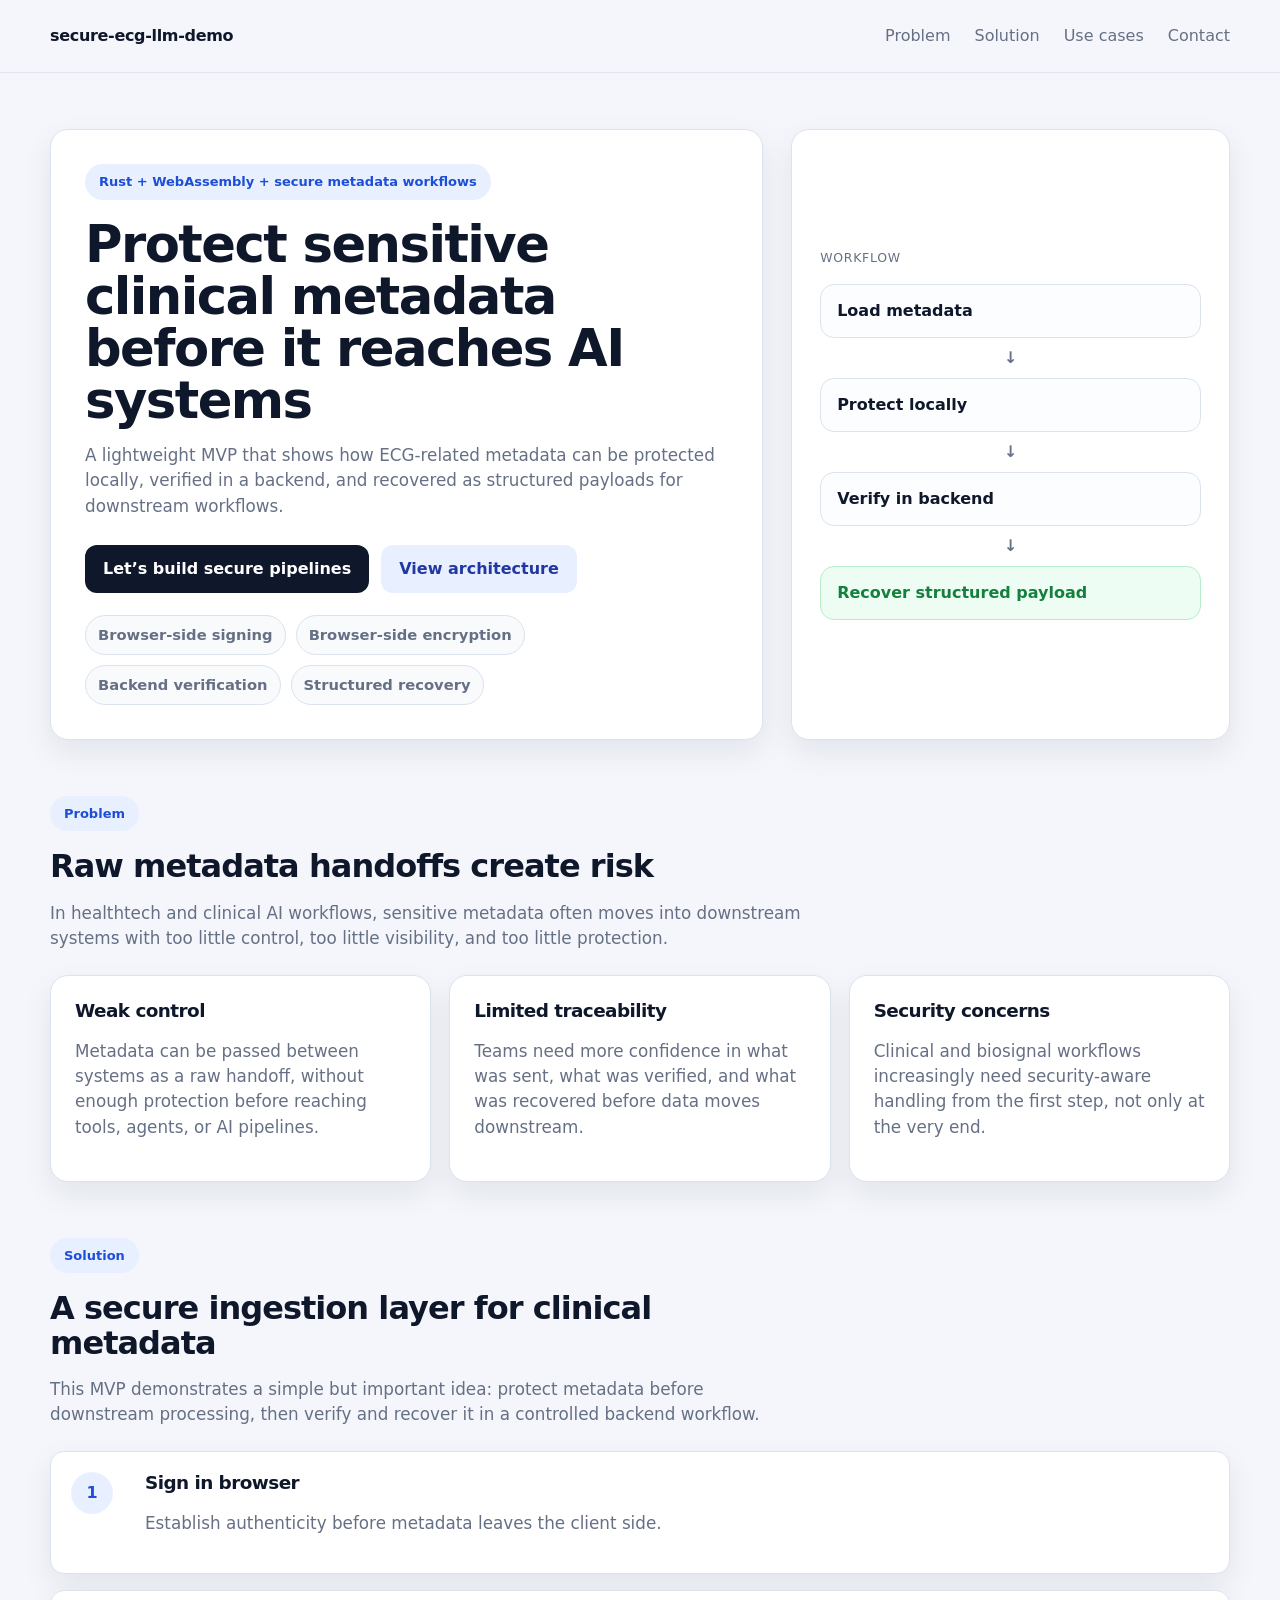
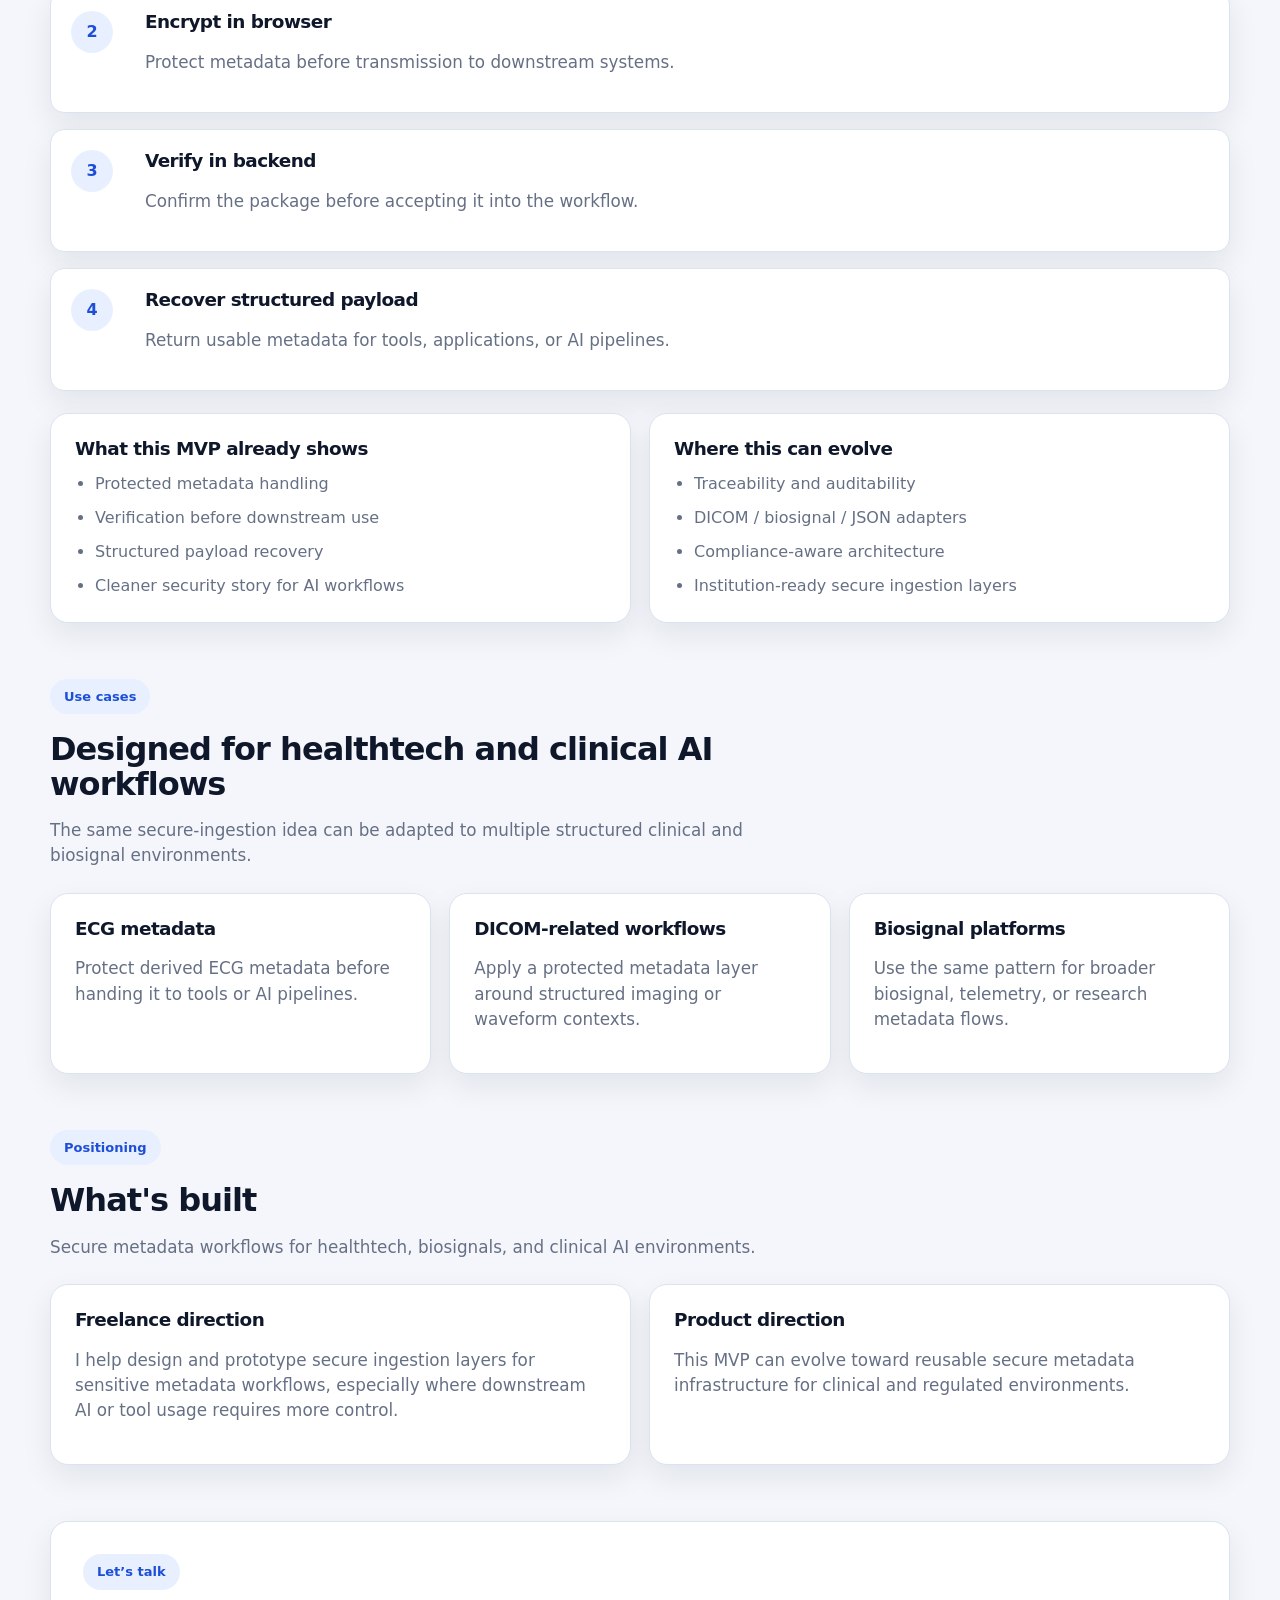
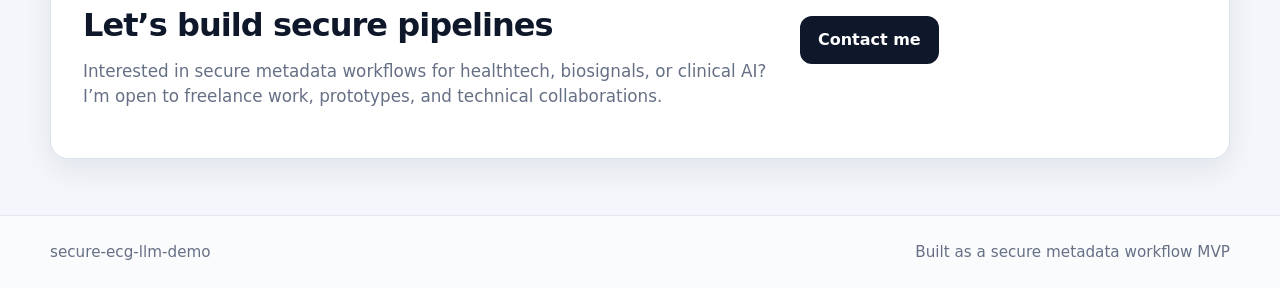
<file: landing/index.html>
<!DOCTYPE html>
<html lang="en">
<head>
  <meta charset="UTF-8" />
  <meta name="viewport" content="width=device-width, initial-scale=1.0" />
  <title>Secure ECG Metadata | Landing</title>
  <meta
    name="description"
    content="Secure clinical metadata before AI ingestion. A lightweight healthtech MVP for protected metadata workflows."
  />
  <link rel="stylesheet" href="./styles.css" />
</head>
<body>
  <header class="site-header">
    <div class="container nav">
      <div class="brand">secure-ecg-llm-demo</div>
      <nav class="nav-links">
        <a href="#problem">Problem</a>
        <a href="#solution">Solution</a>
        <a href="#use-cases">Use cases</a>
        <a href="#contact">Contact</a>
      </nav>
    </div>
  </header>

  <main>
    <section class="hero">
      <div class="container hero-grid">
        <div class="hero-copy">
          <div class="eyebrow">Rust + WebAssembly + secure metadata workflows</div>
          <h1>Protect sensitive clinical metadata before it reaches AI systems</h1>
          <p class="hero-text">
            A lightweight MVP that shows how ECG-related metadata can be protected locally,
            verified in a backend, and recovered as structured payloads for downstream workflows.
          </p>

          <div class="hero-cta">
            <a class="btn btn-primary" href="#contact">Let’s build secure pipelines</a>
            <a class="btn btn-secondary" href="#solution">View architecture</a>
          </div>

          <div class="hero-badges">
            <span>Browser-side signing</span>
            <span>Browser-side encryption</span>
            <span>Backend verification</span>
            <span>Structured recovery</span>
          </div>
        </div>

        <div class="hero-card">
          <div class="mini-label">Workflow</div>
          <div class="flow-step">Load metadata</div>
          <div class="flow-arrow">↓</div>
          <div class="flow-step">Protect locally</div>
          <div class="flow-arrow">↓</div>
          <div class="flow-step">Verify in backend</div>
          <div class="flow-arrow">↓</div>
          <div class="flow-step success">Recover structured payload</div>
        </div>
      </div>
    </section>

    <section class="section" id="problem">
      <div class="container">
        <div class="section-heading">
          <div class="eyebrow">Problem</div>
          <h2>Raw metadata handoffs create risk</h2>
          <p>
            In healthtech and clinical AI workflows, sensitive metadata often moves into downstream
            systems with too little control, too little visibility, and too little protection.
          </p>
        </div>

        <div class="cards three">
          <article class="card">
            <h3>Weak control</h3>
            <p>
              Metadata can be passed between systems as a raw handoff, without enough protection
              before reaching tools, agents, or AI pipelines.
            </p>
          </article>

          <article class="card">
            <h3>Limited traceability</h3>
            <p>
              Teams need more confidence in what was sent, what was verified, and what was recovered
              before data moves downstream.
            </p>
          </article>

          <article class="card">
            <h3>Security concerns</h3>
            <p>
              Clinical and biosignal workflows increasingly need security-aware handling from the
              first step, not only at the very end.
            </p>
          </article>
        </div>
      </div>
    </section>

    <section class="section alt" id="solution">
      <div class="container">
        <div class="section-heading">
          <div class="eyebrow">Solution</div>
          <h2>A secure ingestion layer for clinical metadata</h2>
          <p>
            This MVP demonstrates a simple but important idea: protect metadata before downstream
            processing, then verify and recover it in a controlled backend workflow.
          </p>
        </div>

        <div class="timeline">
          <div class="timeline-item">
            <div class="timeline-number">1</div>
            <div>
              <h3>Sign in browser</h3>
              <p>Establish authenticity before metadata leaves the client side.</p>
            </div>
          </div>

          <div class="timeline-item">
            <div class="timeline-number">2</div>
            <div>
              <h3>Encrypt in browser</h3>
              <p>Protect metadata before transmission to downstream systems.</p>
            </div>
          </div>

          <div class="timeline-item">
            <div class="timeline-number">3</div>
            <div>
              <h3>Verify in backend</h3>
              <p>Confirm the package before accepting it into the workflow.</p>
            </div>
          </div>

          <div class="timeline-item">
            <div class="timeline-number">4</div>
            <div>
              <h3>Recover structured payload</h3>
              <p>Return usable metadata for tools, applications, or AI pipelines.</p>
            </div>
          </div>
        </div>

        <div class="cards two architecture-summary">
          <article class="card">
            <h3>What this MVP already shows</h3>
            <ul>
              <li>Protected metadata handling</li>
              <li>Verification before downstream use</li>
              <li>Structured payload recovery</li>
              <li>Cleaner security story for AI workflows</li>
            </ul>
          </article>

          <article class="card">
            <h3>Where this can evolve</h3>
            <ul>
              <li>Traceability and auditability</li>
              <li>DICOM / biosignal / JSON adapters</li>
              <li>Compliance-aware architecture</li>
              <li>Institution-ready secure ingestion layers</li>
            </ul>
          </article>
        </div>
      </div>
    </section>

    <section class="section" id="use-cases">
      <div class="container">
        <div class="section-heading">
          <div class="eyebrow">Use cases</div>
          <h2>Designed for healthtech and clinical AI workflows</h2>
          <p>
            The same secure-ingestion idea can be adapted to multiple structured clinical and
            biosignal environments.
          </p>
        </div>

        <div class="cards three">
          <article class="card">
            <h3>ECG metadata</h3>
            <p>Protect derived ECG metadata before handing it to tools or AI pipelines.</p>
          </article>

          <article class="card">
            <h3>DICOM-related workflows</h3>
            <p>Apply a protected metadata layer around structured imaging or waveform contexts.</p>
          </article>

          <article class="card">
            <h3>Biosignal platforms</h3>
            <p>Use the same pattern for broader biosignal, telemetry, or research metadata flows.</p>
          </article>
        </div>
      </div>
    </section>

    <section class="section alt" id="positioning">
      <div class="container">
        <div class="section-heading">
          <div class="eyebrow">Positioning</div>
          <h2>What's built</h2>
          <p>
            Secure metadata workflows for healthtech, biosignals, and clinical AI environments.
          </p>
        </div>

        <div class="cards two">
          <article class="card">
            <h3>Freelance direction</h3>
            <p>
              I help design and prototype secure ingestion layers for sensitive metadata workflows,
              especially where downstream AI or tool usage requires more control.
            </p>
          </article>

          <article class="card">
            <h3>Product direction</h3>
            <p>
              This MVP can evolve toward reusable secure metadata infrastructure for clinical and
              regulated environments.
            </p>
          </article>
        </div>
      </div>
    </section>

    <section class="section cta-section" id="contact">
      <div class="container cta-box">
        <div>
          <div class="eyebrow">Let’s talk</div>
          <h2>Let’s build secure pipelines</h2>
          <p>
            Interested in secure metadata workflows for healthtech, biosignals, or clinical AI?
            I’m open to freelance work, prototypes, and technical collaborations.
          </p>
        </div>

        <div class="cta-actions">
          <a class="btn btn-primary" id="contactLink" href="#">Contact me</a>
        </div>
      </div>
    </section>
  </main>

  <footer class="site-footer">
    <div class="container footer-row">
      <span>secure-ecg-llm-demo</span>
      <span>Built as a secure metadata workflow MVP</span>
    </div>
  </footer>

  <script src="./script.js"></script>
</body>
</html>
</file>
<file: landing/styles.css>
:root {
  --bg: #f4f6fb;
  --surface: #ffffff;
  --surface-alt: #f9fbff;
  --text: #0f172a;
  --muted: #667085;
  --border: #dbe3ef;
  --primary: #1d4ed8;
  --primary-dark: #0f172a;
  --primary-soft: #e8f0ff;
  --success: #15803d;
  --success-soft: #edfdf3;
  --shadow: 0 12px 30px rgba(15, 23, 42, 0.08);
  --radius: 18px;
  --radius-sm: 14px;
  --max-width: 1180px;
}

* {
  box-sizing: border-box;
}

html {
  scroll-behavior: smooth;
}

body {
  margin: 0;
  font-family: Inter, system-ui, -apple-system, BlinkMacSystemFont, "Segoe UI", sans-serif;
  background: var(--bg);
  color: var(--text);
  line-height: 1.5;
}

a {
  color: inherit;
  text-decoration: none;
}

.container {
  width: min(var(--max-width), calc(100% - 40px));
  margin: 0 auto;
}

.site-header {
  position: sticky;
  top: 0;
  z-index: 20;
  backdrop-filter: blur(10px);
  background: rgba(244, 246, 251, 0.88);
  border-bottom: 1px solid rgba(219, 227, 239, 0.8);
}

.nav {
  display: flex;
  justify-content: space-between;
  align-items: center;
  min-height: 72px;
}

.brand {
  font-weight: 800;
  letter-spacing: -0.02em;
}

.nav-links {
  display: flex;
  gap: 24px;
  color: var(--muted);
  font-weight: 500;
}

.nav-links a:hover {
  color: var(--text);
}

.hero {
  padding: 56px 0 28px;
}

.hero-grid {
  display: grid;
  grid-template-columns: 1.3fr 0.8fr;
  gap: 28px;
  align-items: stretch;
}

.hero-copy,
.hero-card,
.card,
.cta-box {
  background: var(--surface);
  border: 1px solid var(--border);
  border-radius: var(--radius);
  box-shadow: var(--shadow);
}

.hero-copy {
  padding: 34px;
}

.hero-card {
  padding: 28px;
  display: flex;
  flex-direction: column;
  justify-content: center;
}

.eyebrow {
  display: inline-flex;
  align-items: center;
  gap: 8px;
  background: var(--primary-soft);
  color: var(--primary);
  border-radius: 999px;
  padding: 8px 14px;
  font-size: 13px;
  font-weight: 700;
  margin-bottom: 18px;
}

h1,
h2,
h3 {
  margin: 0 0 12px;
  letter-spacing: -0.03em;
}

h1 {
  font-size: clamp(2.3rem, 4vw, 4.2rem);
  line-height: 1.02;
}

h2 {
  font-size: clamp(1.8rem, 2.5vw, 2.6rem);
  line-height: 1.08;
}

h3 {
  font-size: 1.15rem;
  line-height: 1.2;
}

.hero-text,
.section-heading p,
.card p,
.timeline-item p,
.cta-box p {
  color: var(--muted);
  font-size: 1.05rem;
}

.hero-cta {
  display: flex;
  gap: 12px;
  flex-wrap: wrap;
  margin: 26px 0 22px;
}

.btn {
  display: inline-flex;
  align-items: center;
  justify-content: center;
  min-height: 48px;
  padding: 0 18px;
  border-radius: 12px;
  font-weight: 700;
  transition: transform 0.15s ease, opacity 0.15s ease;
}

.btn:hover {
  transform: translateY(-1px);
}

.btn-primary {
  background: var(--primary-dark);
  color: white;
}

.btn-secondary {
  background: var(--primary-soft);
  color: #2237a3;
}

.hero-badges {
  display: flex;
  flex-wrap: wrap;
  gap: 10px;
}

.hero-badges span {
  background: #f8fafc;
  border: 1px solid var(--border);
  color: var(--muted);
  border-radius: 999px;
  padding: 8px 12px;
  font-size: 0.92rem;
  font-weight: 600;
}

.mini-label {
  text-transform: uppercase;
  letter-spacing: 0.06em;
  font-size: 0.78rem;
  color: var(--muted);
  margin-bottom: 16px;
}

.flow-step {
  background: #fbfdff;
  border: 1px solid var(--border);
  border-radius: 14px;
  padding: 14px 16px;
  font-weight: 700;
}

.flow-arrow {
  text-align: center;
  color: var(--muted);
  padding: 8px 0;
  font-weight: 700;
}

.flow-step.success {
  background: var(--success-soft);
  border-color: #b7edc9;
  color: var(--success);
}

.section {
  padding: 28px 0;
}

.section.alt .container > * {
  position: relative;
}

.section-heading {
  margin-bottom: 24px;
  max-width: 760px;
}

.cards {
  display: grid;
  gap: 18px;
}

.cards.three {
  grid-template-columns: repeat(3, 1fr);
}

.cards.two {
  grid-template-columns: repeat(2, 1fr);
}

.card {
  padding: 24px;
}

.card ul {
  margin: 0;
  padding-left: 20px;
  color: var(--muted);
}

.card li + li {
  margin-top: 10px;
}

.timeline {
  display: grid;
  gap: 16px;
  margin-bottom: 22px;
}

.timeline-item {
  display: grid;
  grid-template-columns: 58px 1fr;
  gap: 16px;
  align-items: start;
  background: var(--surface);
  border: 1px solid var(--border);
  border-radius: var(--radius-sm);
  box-shadow: var(--shadow);
  padding: 20px;
}

.timeline-number {
  width: 42px;
  height: 42px;
  border-radius: 999px;
  display: grid;
  place-items: center;
  background: var(--primary-soft);
  color: var(--primary);
  font-weight: 800;
}

.architecture-summary {
  margin-top: 12px;
}

.cta-section {
  padding-bottom: 56px;
}

.cta-box {
  padding: 32px;
  display: grid;
  grid-template-columns: 1.4fr 0.8fr;
  gap: 22px;
  align-items: center;
}

.cta-actions {
  display: flex;
  gap: 12px;
  flex-wrap: wrap;
  justify-content: flex-start;
}

.site-footer {
  border-top: 1px solid rgba(219, 227, 239, 0.8);
  background: rgba(255, 255, 255, 0.6);
}

.footer-row {
  min-height: 72px;
  display: flex;
  justify-content: space-between;
  align-items: center;
  color: var(--muted);
  font-size: 0.95rem;
}

@media (max-width: 980px) {
  .hero-grid,
  .cards.three,
  .cards.two,
  .cta-box {
    grid-template-columns: 1fr;
  }

  .nav-links {
    gap: 16px;
    font-size: 0.95rem;
  }
}

@media (max-width: 680px) {
  .nav {
    flex-direction: column;
    align-items: flex-start;
    justify-content: center;
    gap: 10px;
    padding: 12px 0;
  }

  .nav-links {
    flex-wrap: wrap;
    gap: 12px;
  }

  .hero-copy,
  .hero-card,
  .card,
  .cta-box {
    padding: 22px;
  }

  .footer-row {
    flex-direction: column;
    justify-content: center;
    gap: 6px;
    padding: 16px 0;
    text-align: center;
  }
}
</file>
